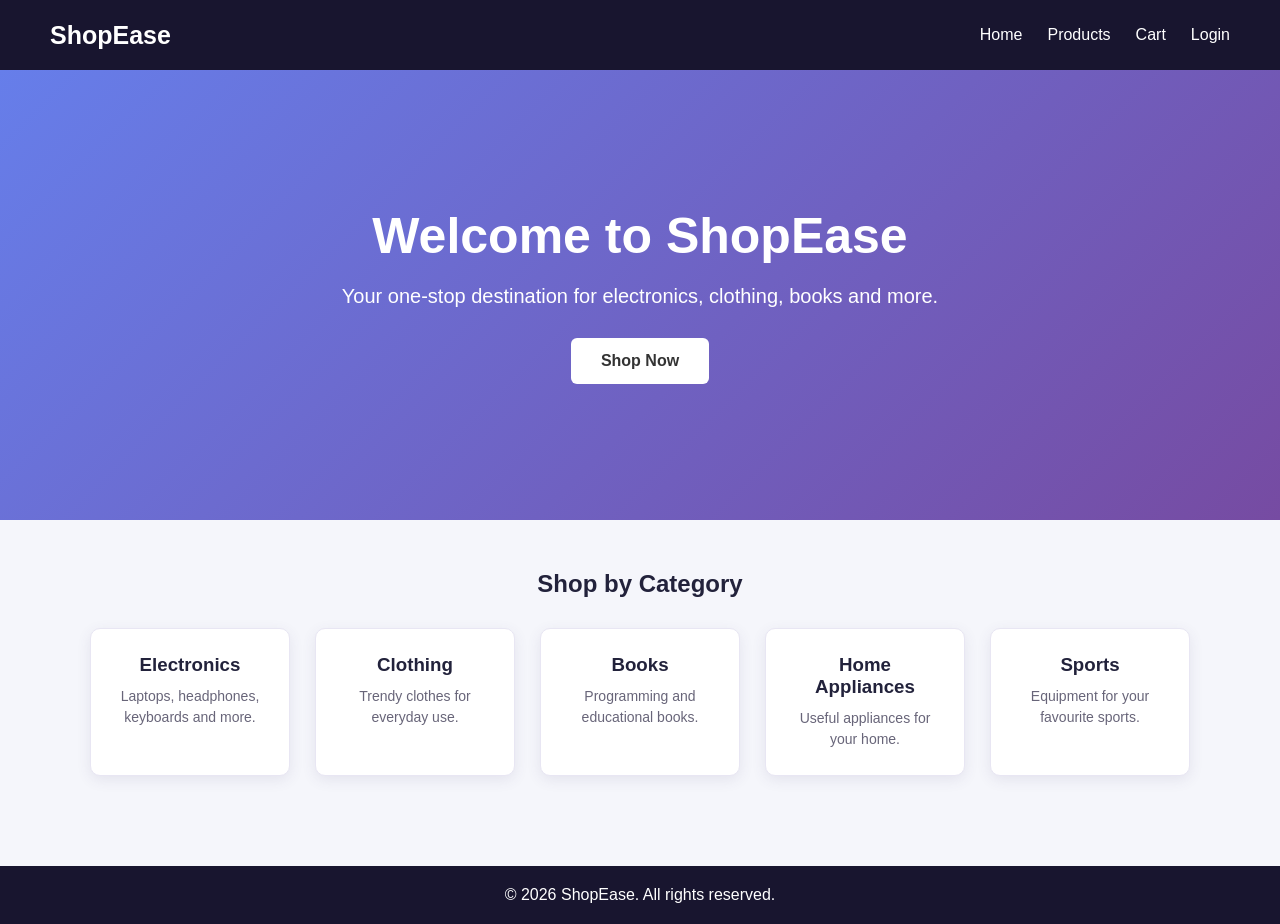
<file: index.html>
<!DOCTYPE html>
<html lang="en">
<head>
    <meta charset="UTF-8">
    <meta name="viewport" content="width=device-width, initial-scale=1.0">
    <title>ShopEase</title>
    <link rel="stylesheet" href="css/style.css">
</head>
<body>
<nav class="navbar">
    <div class="logo">ShopEase</div>
    <div class="nav-links">
        <a href="index.html">Home</a>
        <a href="products.html">Products</a>
        <a href="cart.html">Cart</a>
        <a href="login.html" data-login-link>Login</a>
    </div>
</nav>

<section class="hero">
    <div class="hero-content">
        <h1>Welcome to ShopEase</h1>
        <p>Your one-stop destination for electronics, clothing, books and more.</p>
        <a href="products.html" class="shop-button">Shop Now</a>
    </div>
</section>

<section class="categories">
    <h2>Shop by Category</h2>
    <div class="category-container">
        <div class="category-card"><h3>Electronics</h3><p>Laptops, headphones, keyboards and more.</p></div>
        <div class="category-card"><h3>Clothing</h3><p>Trendy clothes for everyday use.</p></div>
        <div class="category-card"><h3>Books</h3><p>Programming and educational books.</p></div>
        <div class="category-card"><h3>Home Appliances</h3><p>Useful appliances for your home.</p></div>
        <div class="category-card"><h3>Sports</h3><p>Equipment for your favourite sports.</p></div>
    </div>
</section>

<footer><p>© 2026 ShopEase. All rights reserved.</p></footer>
<script src="js/script.js"></script>
</body>
</html>
</file>
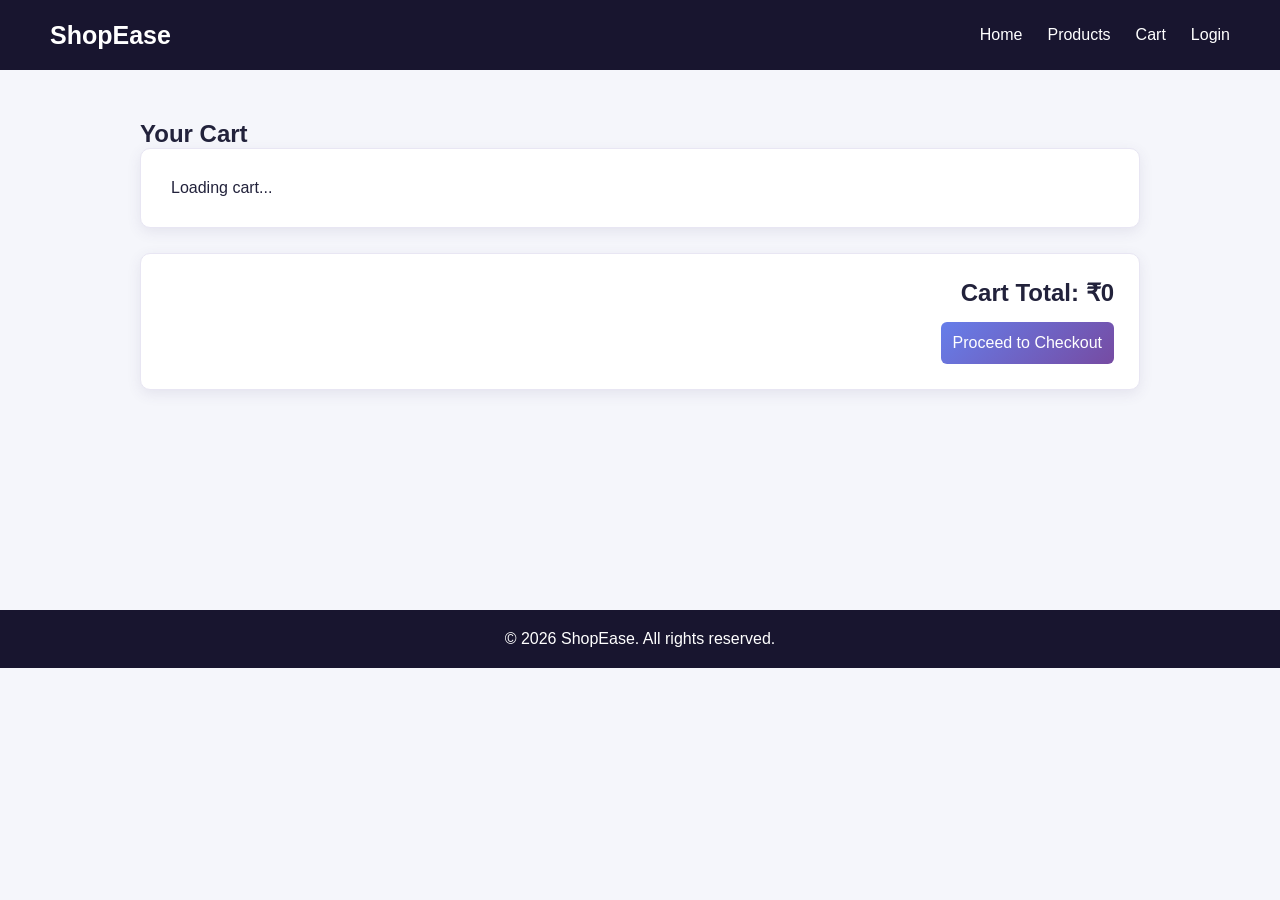
<file: cart.html>
<!DOCTYPE html>
<html lang="en">
<head>
    <meta charset="UTF-8">
    <meta name="viewport" content="width=device-width, initial-scale=1.0">
    <title>Cart - ShopEase</title>
    <link rel="stylesheet" href="css/style.css">
</head>
<body>
<nav class="navbar">
    <div class="logo">ShopEase</div>
    <div class="nav-links">
        <a href="index.html">Home</a>
        <a href="products.html">Products</a>
        <a href="cart.html">Cart</a>
        <a href="login.html" data-login-link>Login</a>
    </div>
</nav>

<section class="cart-section">
    <h1>Your Cart</h1>
    <div id="cartContainer"><p>Loading cart...</p></div>
    <div id="cartSummary">
        <h2>Cart Total: ₹<span id="cartTotal">0</span></h2>
        <button id="checkoutButton">Proceed to Checkout</button>
    </div>
</section>

<footer><p>© 2026 ShopEase. All rights reserved.</p></footer>
<script src="js/script.js"></script>
</body>
</html>
</file>
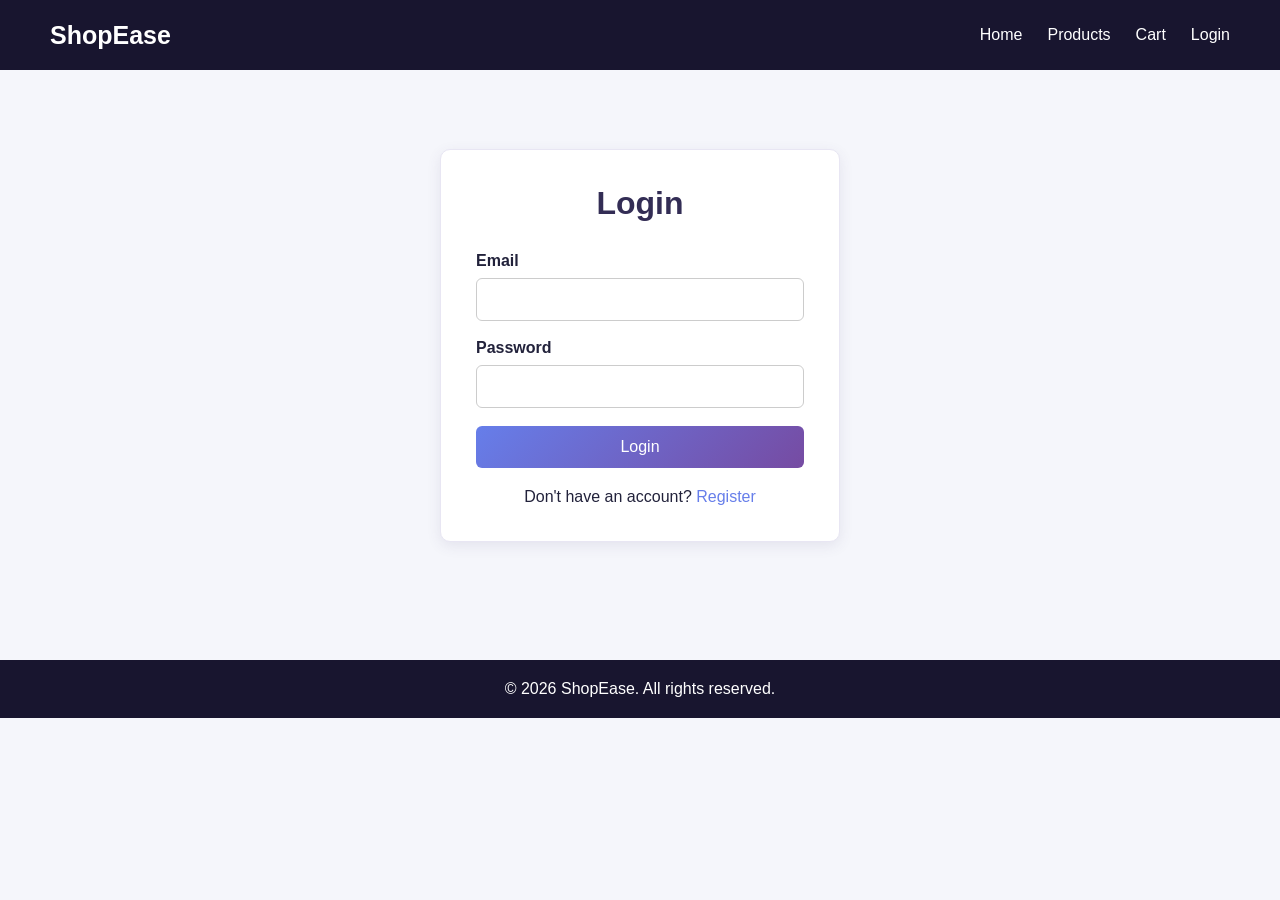
<file: checkout.html>
<!DOCTYPE html>
<html lang="en">
<head>
    <meta charset="UTF-8">
    <meta name="viewport" content="width=device-width, initial-scale=1.0">
    <title>Checkout - ShopEase</title>
    <link rel="stylesheet" href="css/style.css">
</head>
<body>
<nav class="navbar">
    <div class="logo">ShopEase</div>
    <div class="nav-links">
        <a href="index.html">Home</a>
        <a href="products.html">Products</a>
        <a href="cart.html">Cart</a>
        <a href="login.html" data-login-link>Login</a>
    </div>
</nav>

<section class="checkout-section">
    <h1>Checkout</h1>

    <div class="checkout-box">
        <h2>Customer Information</h2>
        <div class="form-group"><label>Full Name</label><input id="customerName" readonly></div>
        <div class="form-group"><label>Email</label><input id="customerEmail" readonly></div>
        <div class="form-group"><label>Phone</label><input id="customerPhone" readonly></div>
    </div>

    <div class="checkout-box">
        <h2>Shipping Address</h2>
        <div class="form-group"><label for="address">Address</label><textarea id="address"></textarea></div>
        <div class="form-row">
            <div class="form-group"><label for="city">City</label><input id="city"></div>
            <div class="form-group"><label for="state">State</label><input id="state"></div>
            <div class="form-group"><label for="pincode">Pincode</label><input id="pincode" maxlength="6"></div>
        </div>
    </div>

    <div class="checkout-box">
        <h2>Payment Method</h2>
        <div class="payment-options">
            <label><input type="radio" name="paymentMethod" value="UPI"> UPI</label>
            <label><input type="radio" name="paymentMethod" value="CARD"> Card</label>
            <label><input type="radio" name="paymentMethod" value="NET_BANKING"> Net Banking</label>
            <label><input type="radio" name="paymentMethod" value="COD"> Cash on Delivery</label>
        </div>
    </div>

    <div class="checkout-box">
        <h2>Order Summary</h2>
        <div id="checkoutSummary"><p>Loading...</p></div>
    </div>

    <div class="checkout-action">
        <button id="placeOrderButton">Place Order</button>
    </div>
</section>

<footer><p>© 2026 ShopEase. All rights reserved.</p></footer>
<script src="js/script.js"></script>
</body>
</html>
</file>
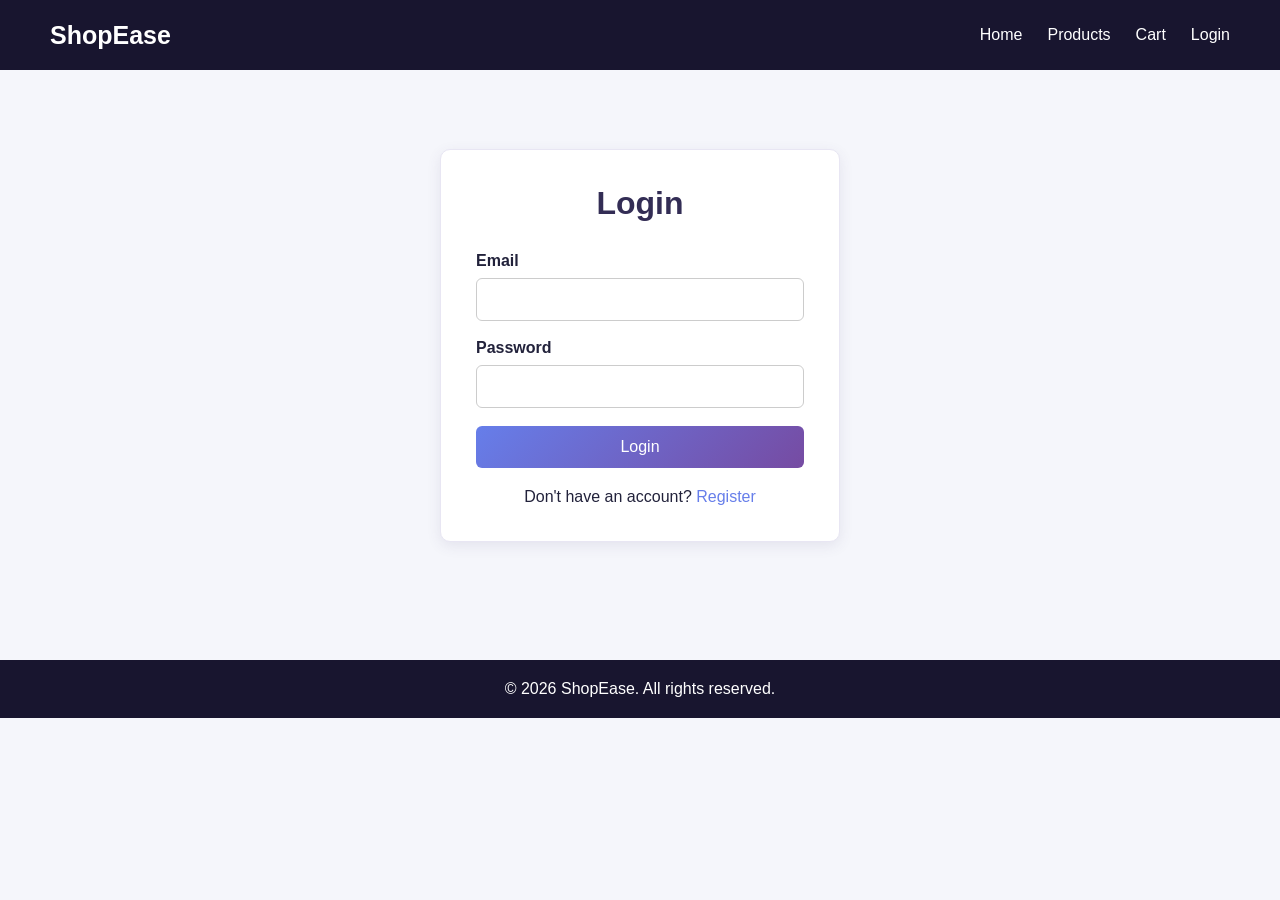
<file: login.html>
<!DOCTYPE html>
<html lang="en">
<head>
    <meta charset="UTF-8">
    <meta name="viewport" content="width=device-width, initial-scale=1.0">
    <title>Login - ShopEase</title>
    <link rel="stylesheet" href="css/style.css">
</head>
<body>
<nav class="navbar">
    <div class="logo">ShopEase</div>
    <div class="nav-links">
        <a href="index.html">Home</a>
        <a href="products.html">Products</a>
        <a href="cart.html">Cart</a>
        <a href="login.html" data-login-link>Login</a>
    </div>
</nav>

<main class="login-container">
    <div class="login-box">
        <h1>Login</h1>
        <form id="loginForm">
            <label for="loginEmail">Email</label>
            <input type="email" id="loginEmail" required>
            <label for="loginPassword">Password</label>
            <input type="password" id="loginPassword" required>
            <button type="submit">Login</button>
        </form>
        <p>Don't have an account? <a href="register.html">Register</a></p>
    </div>
</main>

<footer><p>© 2026 ShopEase. All rights reserved.</p></footer>
<script src="js/script.js"></script>
</body>
</html>
</file>
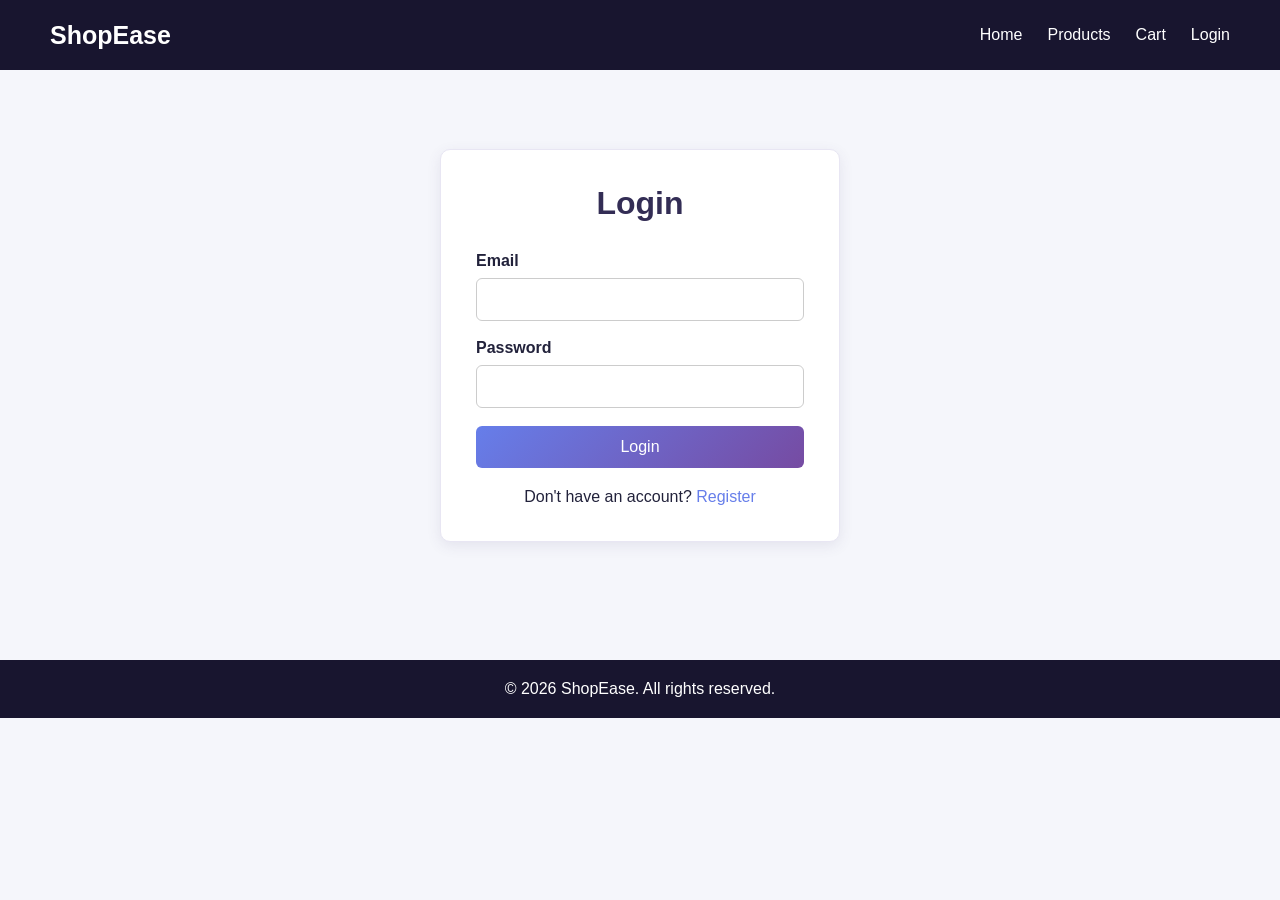
<file: my-orders.html>
<!DOCTYPE html>
<html lang="en">
<head>
    <meta charset="UTF-8">
    <meta name="viewport" content="width=device-width, initial-scale=1.0">
    <title>My Orders - ShopEase</title>
    <link rel="stylesheet" href="css/style.css">
</head>
<body>
<nav class="navbar">
    <div class="logo">ShopEase</div>
    <div class="nav-links">
        <a href="index.html">Home</a>
        <a href="products.html">Products</a>
        <a href="cart.html">Cart</a>
        <a href="my-orders.html">My Orders</a>
        <a href="login.html" data-login-link>Login</a>
    </div>
</nav>

<main class="orders-container">
    <h1>My Orders</h1>
    <div id="ordersContainer"><p>Loading orders...</p></div>
</main>

<footer><p>© 2026 ShopEase. All rights reserved.</p></footer>
<script src="js/script.js"></script>
</body>
</html>
</file>
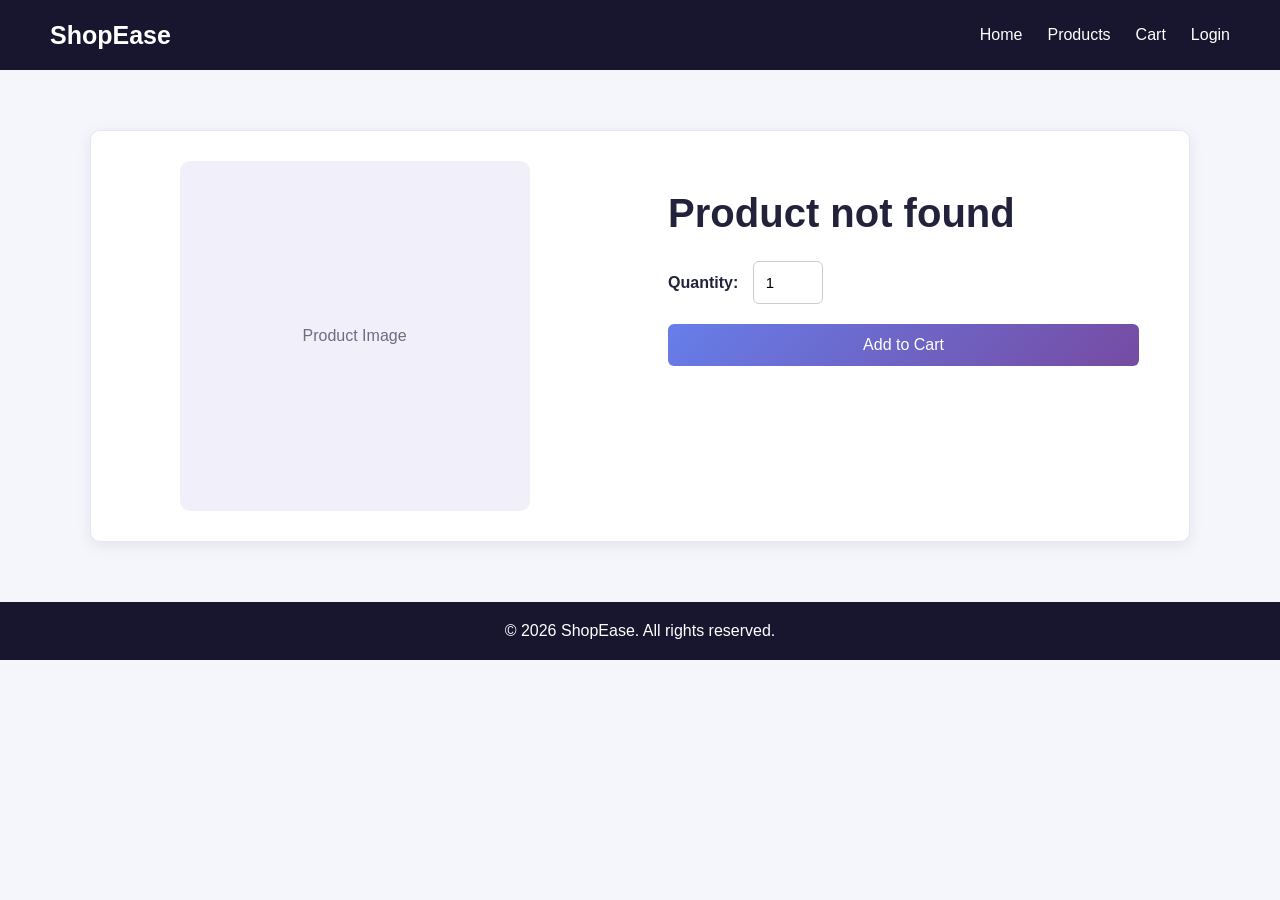
<file: product-details.html>
<!DOCTYPE html>
<html lang="en">
<head>
    <meta charset="UTF-8">
    <meta name="viewport" content="width=device-width, initial-scale=1.0">
    <title>Product Details - ShopEase</title>
    <link rel="stylesheet" href="css/style.css">
</head>
<body>
<nav class="navbar">
    <div class="logo">ShopEase</div>
    <div class="nav-links">
        <a href="index.html">Home</a>
        <a href="products.html">Products</a>
        <a href="cart.html">Cart</a>
        <a href="login.html" data-login-link>Login</a>
    </div>
</nav>

<section class="product-details">
    <div class="product-image">
        <div class="image-placeholder">Product Image</div>
        <img id="productImage" class="real-product-image" alt="" style="display:none;">
    </div>
    <div class="product-info">
        <p id="productCategory" class="detail-category"></p>
        <h1 id="productName">Loading...</h1>
        <p id="productPrice" class="detail-price"></p>
        <p id="productStock" class="detail-stock"></p>
        <p id="productDescription" class="description"></p>
        <div class="quantity">
            <label for="quantity">Quantity:</label>
            <input type="number" id="quantity" value="1" min="1">
        </div>
        <button class="add-cart-button" onclick="addToCart()">Add to Cart</button>
    </div>
</section>

<footer><p>© 2026 ShopEase. All rights reserved.</p></footer>
<script src="js/script.js"></script>
</body>
</html>
</file>
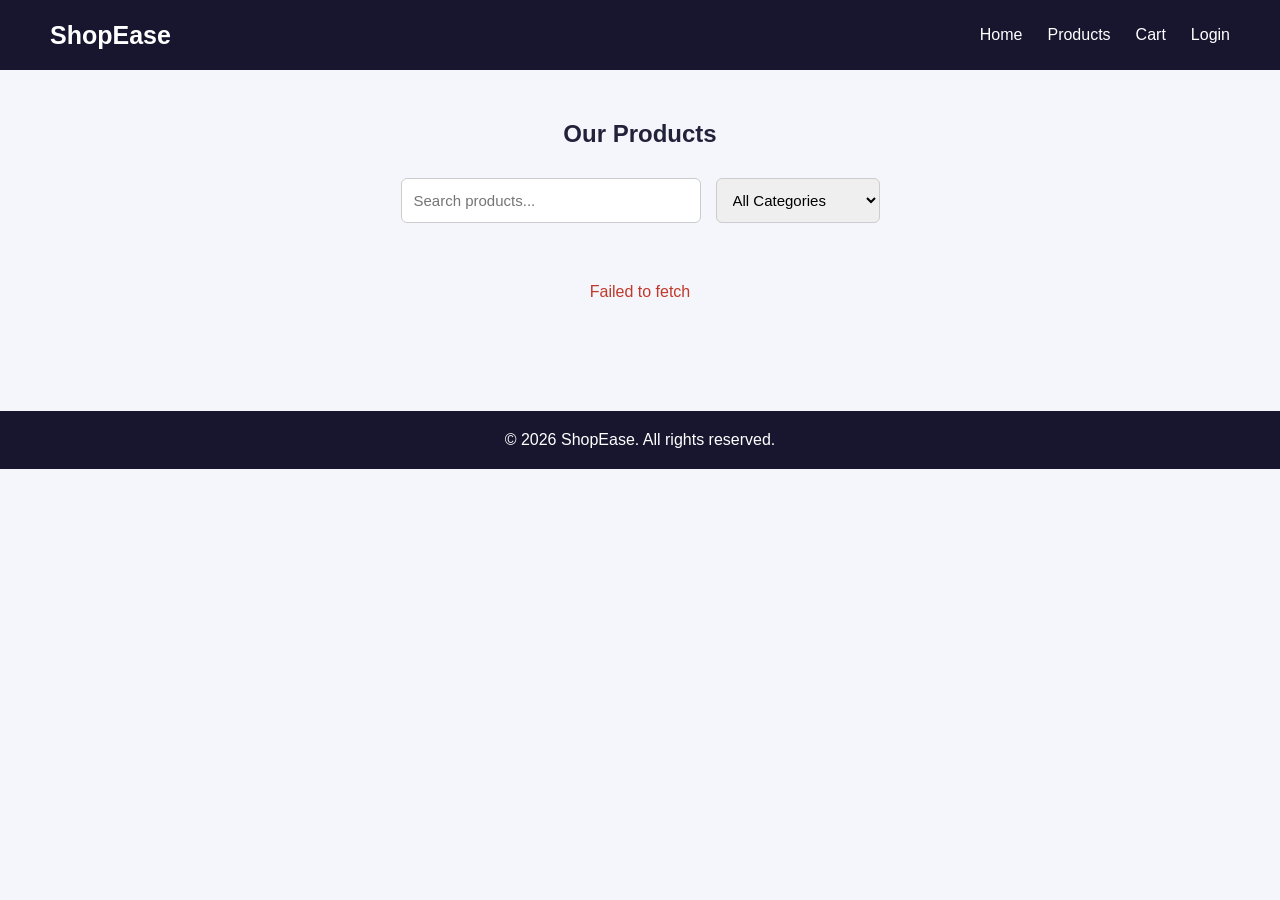
<file: products.html>
<!DOCTYPE html>
<html lang="en">
<head>
    <meta charset="UTF-8">
    <meta name="viewport" content="width=device-width, initial-scale=1.0">
    <title>Products - ShopEase</title>
    <link rel="stylesheet" href="css/style.css">
</head>
<body>
<nav class="navbar">
    <div class="logo">ShopEase</div>
    <div class="nav-links">
        <a href="index.html">Home</a>
        <a href="products.html">Products</a>
        <a href="cart.html">Cart</a>
        <a href="login.html" data-login-link>Login</a>
    </div>
</nav>

<section class="products-section">
    <h1>Our Products</h1>
    <div class="filter-bar">
        <input type="text" id="searchInput" placeholder="Search products...">
        <select id="categoryFilter">
            <option value="all">All Categories</option>
            <option>Electronics</option>
            <option>Clothing</option>
            <option>Books</option>
            <option>Home Appliances</option>
            <option>Sports</option>
        </select>
    </div>
    <div class="product-container" id="productContainer"><p>Loading products...</p></div>
</section>

<footer><p>© 2026 ShopEase. All rights reserved.</p></footer>
<script src="js/script.js"></script>
</body>
</html>
</file>
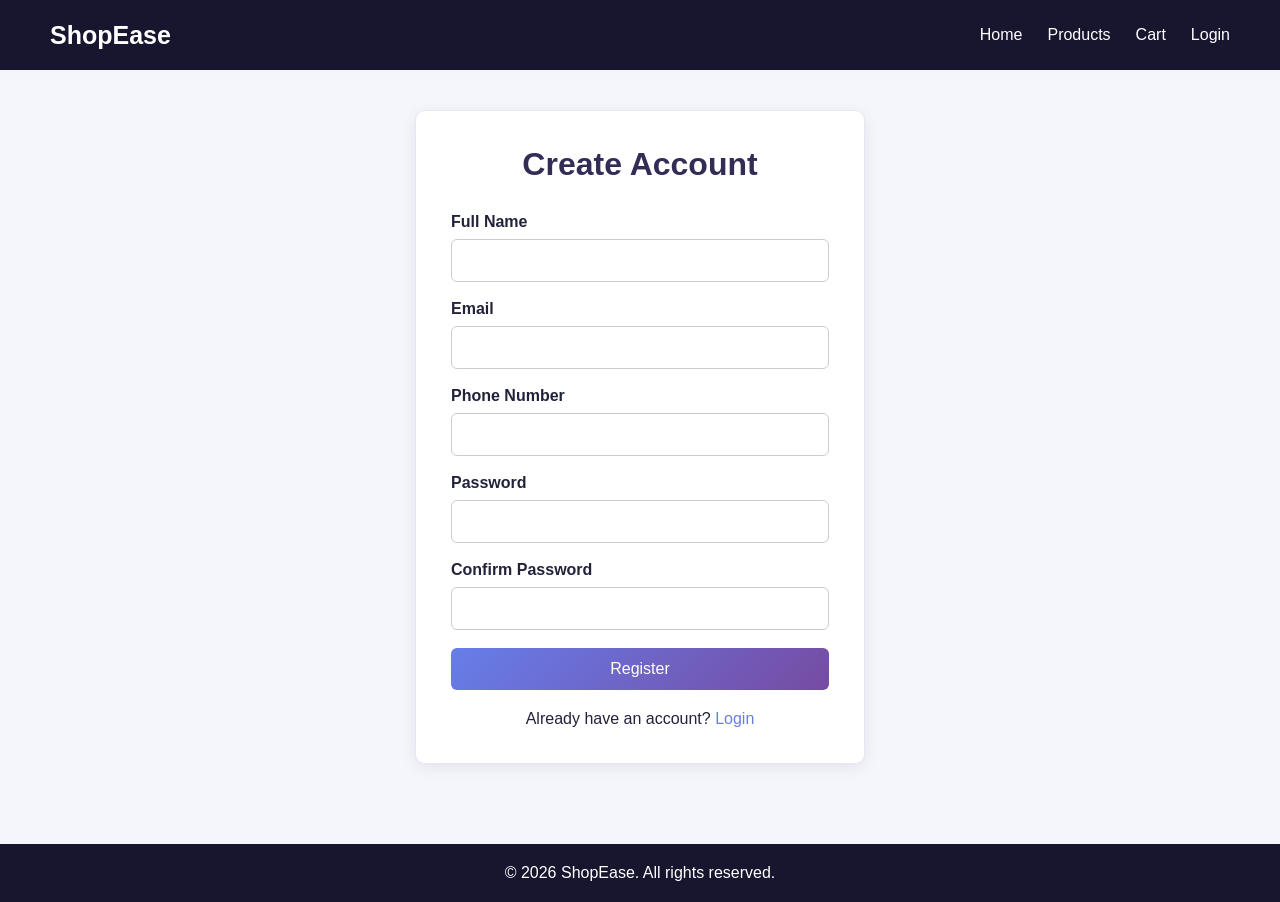
<file: register.html>
<!DOCTYPE html>
<html lang="en">
<head>
    <meta charset="UTF-8">
    <meta name="viewport" content="width=device-width, initial-scale=1.0">
    <title>Register - ShopEase</title>
    <link rel="stylesheet" href="css/style.css">
</head>
<body>
<nav class="navbar">
    <div class="logo">ShopEase</div>
    <div class="nav-links">
        <a href="index.html">Home</a>
        <a href="products.html">Products</a>
        <a href="cart.html">Cart</a>
        <a href="login.html" data-login-link>Login</a>
    </div>
</nav>

<main class="register-container">
    <div class="register-box">
        <h1>Create Account</h1>
        <form id="registerForm">
            <label for="registerName">Full Name</label>
            <input type="text" id="registerName" required>

            <label for="registerEmail">Email</label>
            <input type="email" id="registerEmail" required>

            <label for="registerPhone">Phone Number</label>
            <input type="tel" id="registerPhone" maxlength="10" required>

            <label for="registerPassword">Password</label>
            <input type="password" id="registerPassword" required>

            <label for="confirmPassword">Confirm Password</label>
            <input type="password" id="confirmPassword" required>

            <button type="submit">Register</button>
        </form>
        <p>Already have an account? <a href="login.html">Login</a></p>
    </div>
</main>

<footer><p>© 2026 ShopEase. All rights reserved.</p></footer>
<script src="js/script.js"></script>
</body>
</html>
</file>
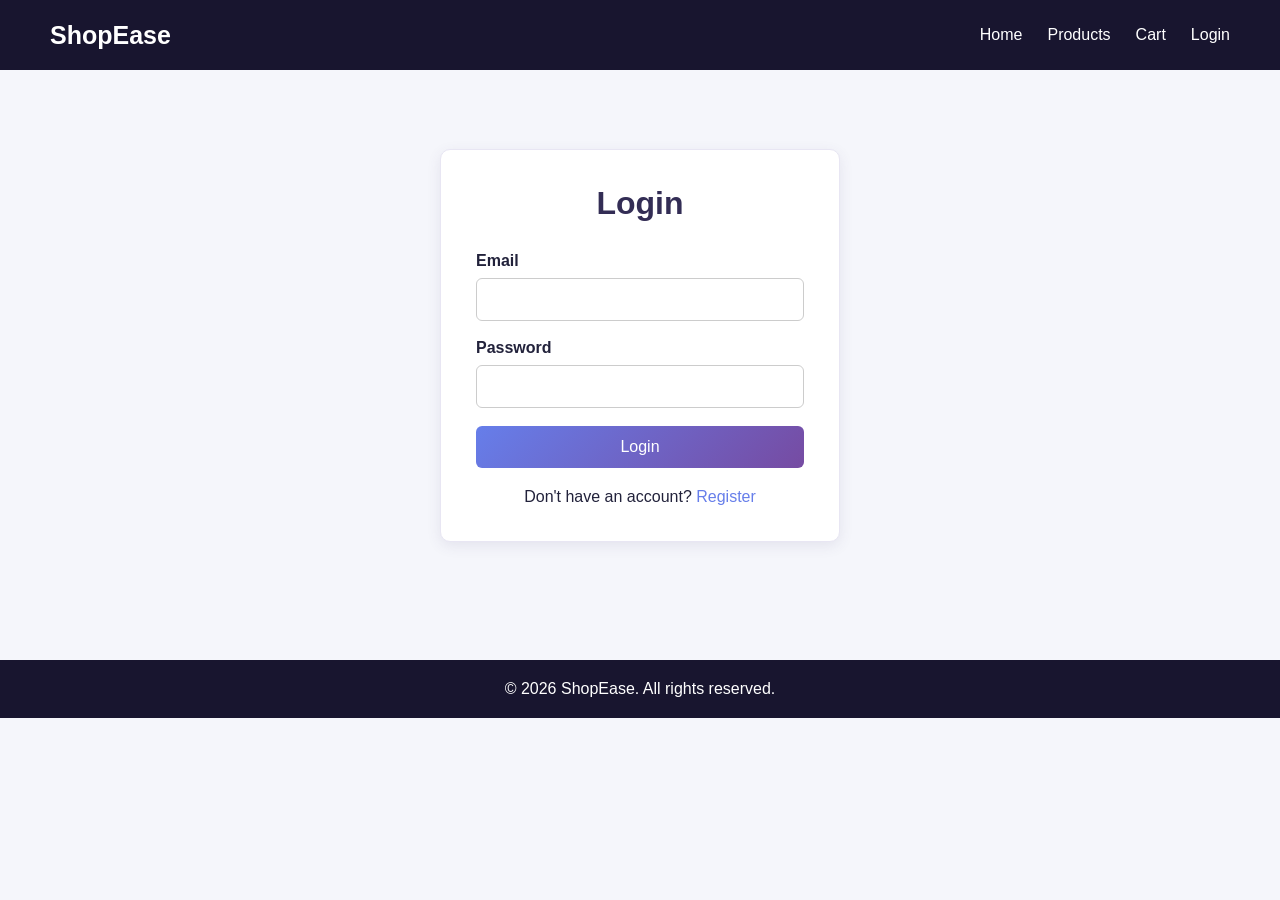
<file: admin/categories.html>
<!DOCTYPE html>
<html lang="en"><head><meta charset="UTF-8"><meta name="viewport" content="width=device-width,initial-scale=1.0">
<title>ShopEase Admin - Categories</title><link rel="stylesheet" href="../css/admin.css"></head>
<body><div class="admin-container">
<aside class="admin-sidebar"><div class="sidebar-brand"><h2>ShopEase Admin</h2></div>
<nav class="sidebar-menu"><ul><li><a href="dashboard.html" class="">Dashboard</a></li><li><a href="products.html" class="">Products</a></li><li><a href="categories.html" class="active">Categories</a></li><li><a href="customers.html" class="">Customers</a></li><li><a href="orders.html" class="">Orders</a></li><li><a href="payments.html" class="">Payments</a></li>
<li><a href="../index.html" class="exit-link">Exit to Store</a></li></ul></nav></aside>
<main class="admin-main"><header class="admin-header"><h1>Category Management</h1></header>
<header class="admin-header"><h1>Category Management</h1><button class="btn-submit" id="openCategoryModalBtn">Add Category</button></header>
<section class="table-container"><table class="admin-table"><thead><tr><th>ID</th><th>Name</th><th>Description</th><th>Actions</th></tr></thead>
<tbody id="adminCategoryTableBody"><tr><td colspan="4">Loading...</td></tr></tbody></table></section>
<div class="modal-overlay" id="categoryModal"><div class="modal-content">
<header class="modal-header-title"><h2>Add Category</h2><button class="btn-close-modal" id="closeCategoryModalBtn">&times;</button></header>
<form id="categoryForm"><div class="form-group"><label for="categoryName">Category Name *</label><input id="categoryName" required></div>
<div class="form-group"><label for="categoryDescription">Description</label><textarea id="categoryDescription" rows="3"></textarea></div>
<div class="modal-footer-actions"><button type="button" class="btn-cancel" id="cancelCategoryModalBtn">Cancel</button><button class="btn-submit" type="submit">Save Category</button></div>
</form></div></div>
</main></div>
<script src="../js/admin.js"></script></body></html>
</file>
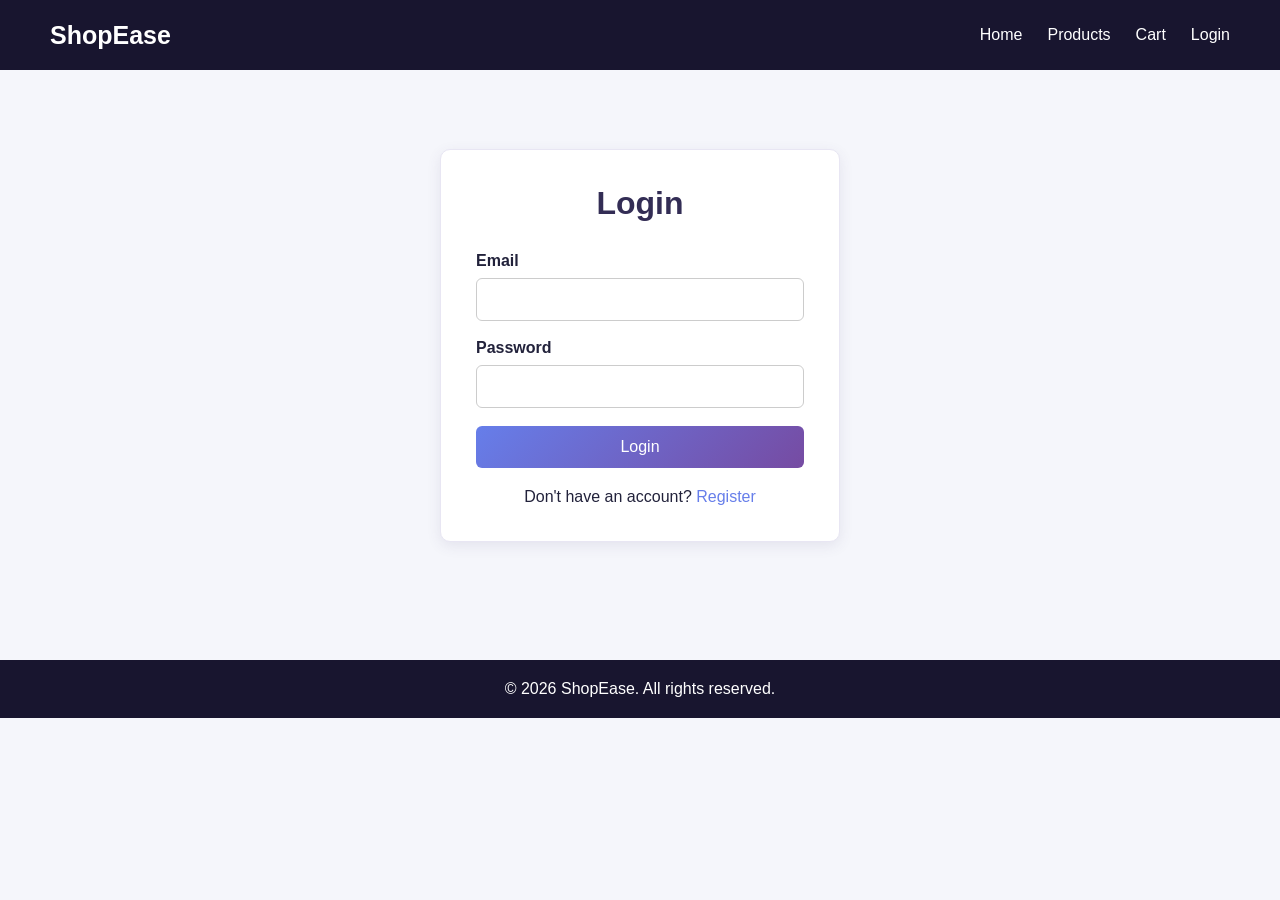
<file: admin/customers.html>
<!DOCTYPE html>
<html lang="en"><head><meta charset="UTF-8"><meta name="viewport" content="width=device-width,initial-scale=1.0">
<title>ShopEase Admin - Customers</title><link rel="stylesheet" href="../css/admin.css"></head>
<body><div class="admin-container">
<aside class="admin-sidebar"><div class="sidebar-brand"><h2>ShopEase Admin</h2></div>
<nav class="sidebar-menu"><ul><li><a href="dashboard.html" class="">Dashboard</a></li><li><a href="products.html" class="">Products</a></li><li><a href="categories.html" class="">Categories</a></li><li><a href="customers.html" class="active">Customers</a></li><li><a href="orders.html" class="">Orders</a></li><li><a href="payments.html" class="">Payments</a></li>
<li><a href="../index.html" class="exit-link">Exit to Store</a></li></ul></nav></aside>
<main class="admin-main"><header class="admin-header"><h1>Customer Directory</h1></header>
<section class="table-container"><table class="admin-table"><thead><tr><th>#</th><th>Name</th><th>Email</th><th>Phone</th></tr></thead>
<tbody id="adminCustomerTableBody"><tr><td colspan="4">Loading...</td></tr></tbody></table></section>
</main></div>
<script src="../js/admin.js"></script></body></html>
</file>
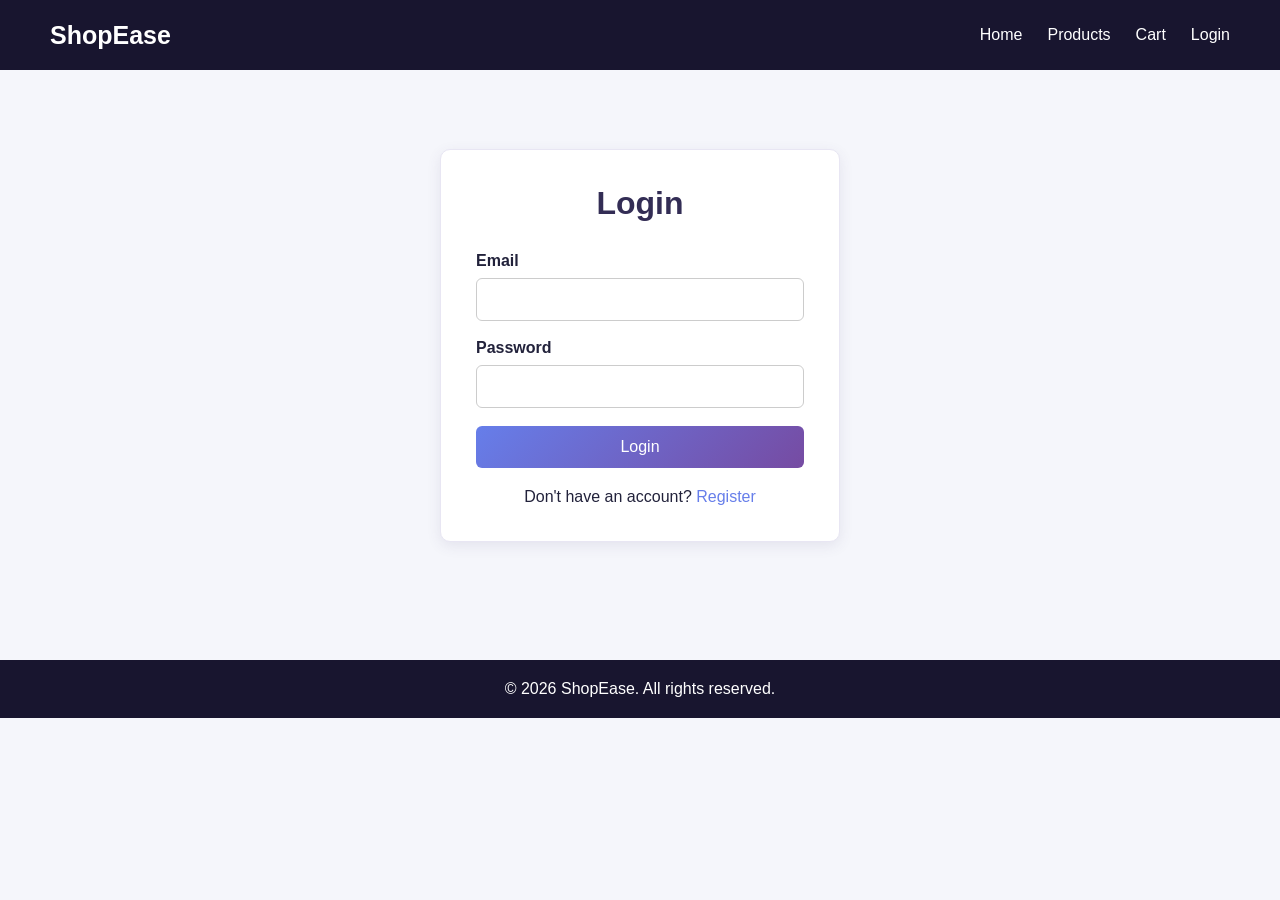
<file: admin/dashboard.html>
<!DOCTYPE html>
<html lang="en"><head><meta charset="UTF-8"><meta name="viewport" content="width=device-width,initial-scale=1.0">
<title>ShopEase - Admin Dashboard</title><link rel="stylesheet" href="../css/admin.css"></head>
<body><div class="admin-container">
<aside class="admin-sidebar"><div class="sidebar-brand"><h2>ShopEase Admin</h2></div>
<nav class="sidebar-menu"><ul><li><a href="dashboard.html" class="active">Dashboard</a></li><li><a href="products.html" class="">Products</a></li><li><a href="categories.html" class="">Categories</a></li><li><a href="customers.html" class="">Customers</a></li><li><a href="orders.html" class="">Orders</a></li><li><a href="payments.html" class="">Payments</a></li>
<li><a href="../index.html" class="exit-link">Exit to Store</a></li></ul></nav></aside>
<main class="admin-main"><header class="admin-header"><h1>Dashboard Overview</h1></header>
<section class="metrics-grid">
<div class="metric-card"><h3>Total Sales</h3><p class="metric-value" id="totalSales">₹0</p></div>
<div class="metric-card"><h3>Total Orders</h3><p class="metric-value" id="totalOrdersCount">0</p></div>
<div class="metric-card"><h3>Active Customers</h3><p class="metric-value" id="activeCustomersCount">0</p></div>
<div class="metric-card"><h3>Total Products</h3><p class="metric-value" id="totalProductsCount">0</p></div>
</section>
<section class="content-card"><h3>System Activity</h3><p>Dashboard data is loaded from the Java backend and MySQL database.</p></section>
</main></div>
<script src="../js/admin.js"></script></body></html>
</file>
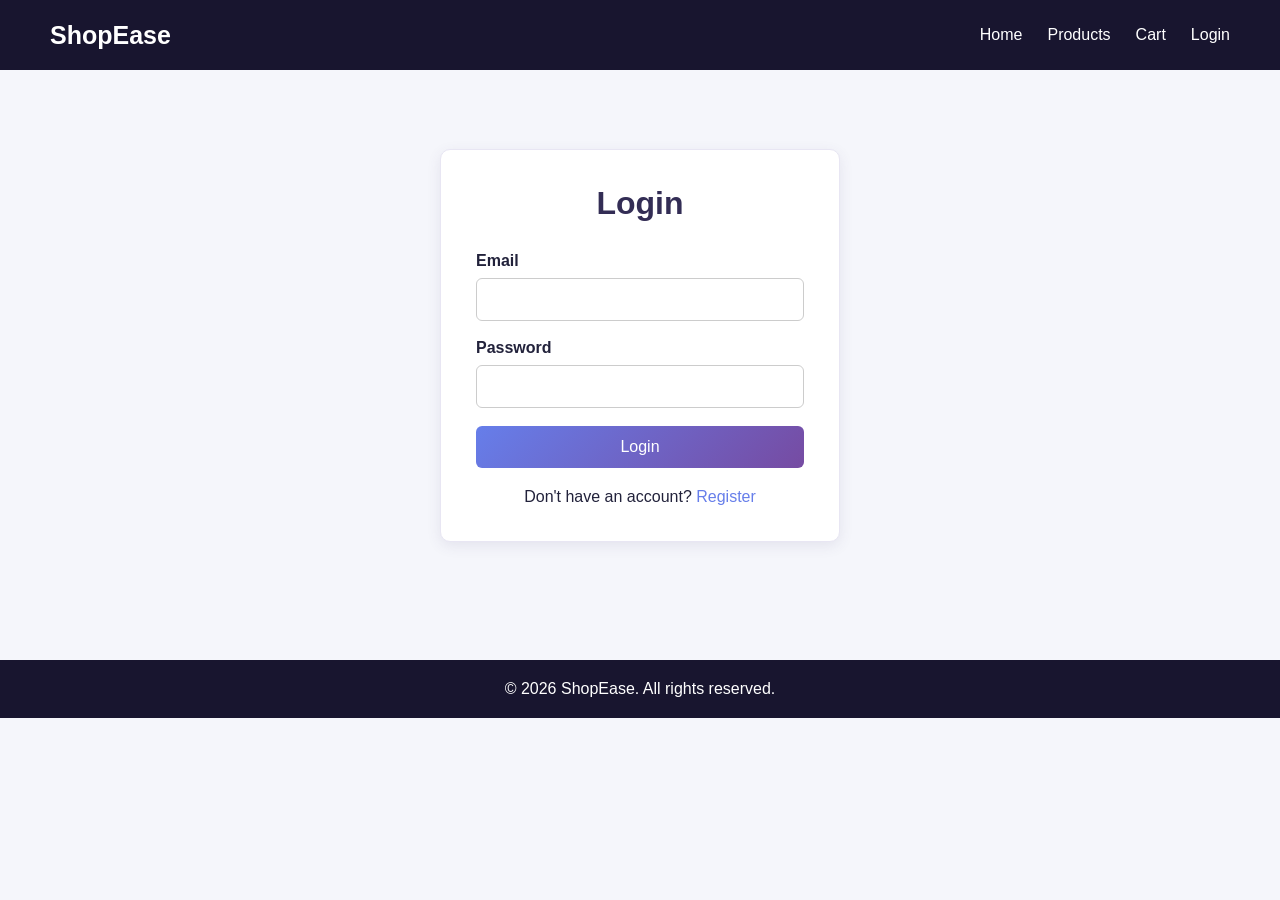
<file: admin/orders.html>
<!DOCTYPE html>
<html lang="en"><head><meta charset="UTF-8"><meta name="viewport" content="width=device-width,initial-scale=1.0">
<title>ShopEase Admin - Orders</title><link rel="stylesheet" href="../css/admin.css"></head>
<body><div class="admin-container">
<aside class="admin-sidebar"><div class="sidebar-brand"><h2>ShopEase Admin</h2></div>
<nav class="sidebar-menu"><ul><li><a href="dashboard.html" class="">Dashboard</a></li><li><a href="products.html" class="">Products</a></li><li><a href="categories.html" class="">Categories</a></li><li><a href="customers.html" class="">Customers</a></li><li><a href="orders.html" class="active">Orders</a></li><li><a href="payments.html" class="">Payments</a></li>
<li><a href="../index.html" class="exit-link">Exit to Store</a></li></ul></nav></aside>
<main class="admin-main"><header class="admin-header"><h1>Customer Order Tracking</h1></header>
<section class="table-container"><table class="admin-table"><thead><tr>
<th>Order ID</th><th>Payment Method</th><th>Total</th><th>Status</th><th>Change Status</th>
</tr></thead><tbody id="adminOrderTableBody"><tr><td colspan="5">Loading...</td></tr></tbody></table></section>
</main></div>
<script src="../js/admin.js"></script></body></html>
</file>
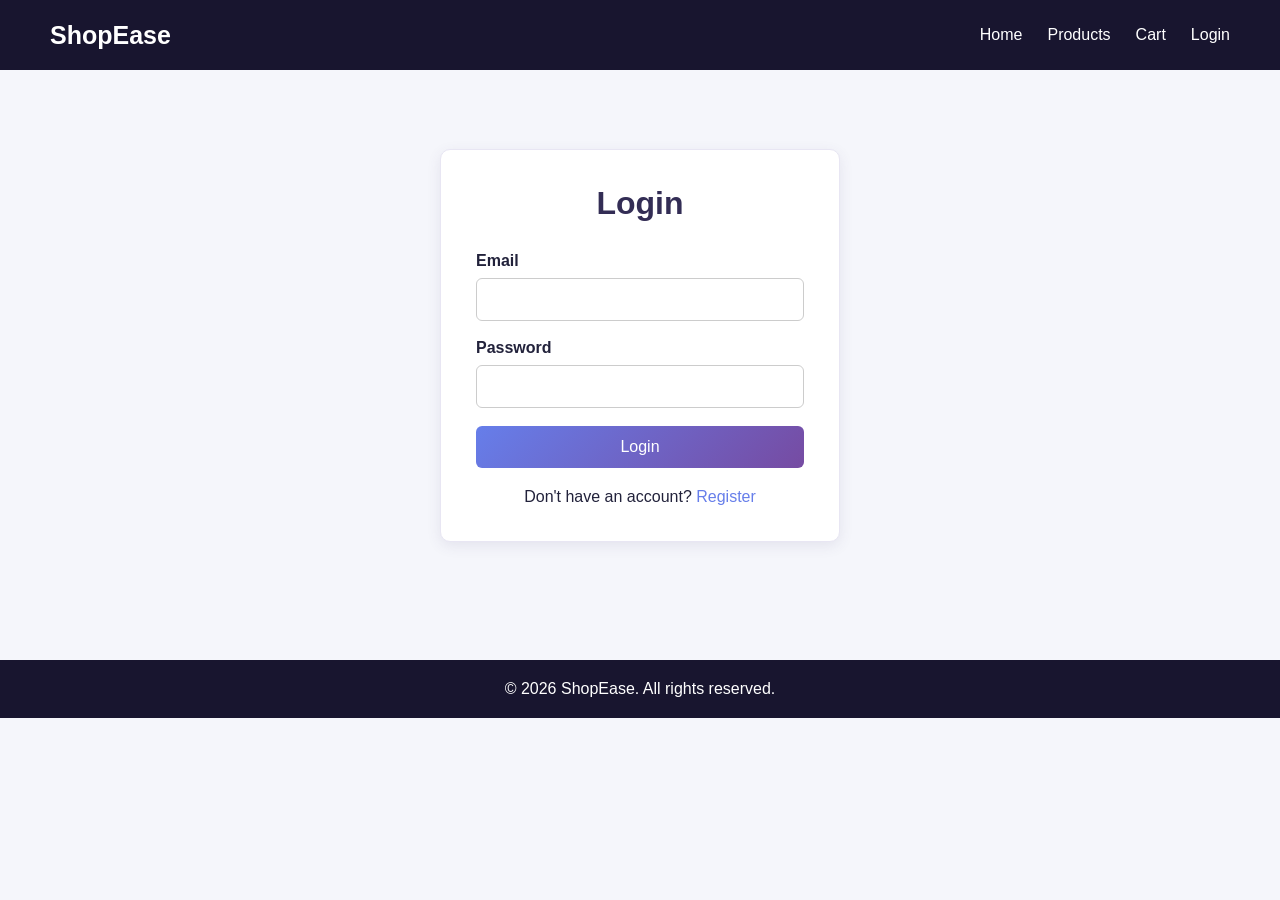
<file: admin/payments.html>
<!DOCTYPE html>
<html lang="en"><head><meta charset="UTF-8"><meta name="viewport" content="width=device-width,initial-scale=1.0">
<title>ShopEase Admin - Payments</title><link rel="stylesheet" href="../css/admin.css"></head>
<body><div class="admin-container">
<aside class="admin-sidebar"><div class="sidebar-brand"><h2>ShopEase Admin</h2></div>
<nav class="sidebar-menu"><ul><li><a href="dashboard.html" class="">Dashboard</a></li><li><a href="products.html" class="">Products</a></li><li><a href="categories.html" class="">Categories</a></li><li><a href="customers.html" class="">Customers</a></li><li><a href="orders.html" class="">Orders</a></li><li><a href="payments.html" class="active">Payments</a></li>
<li><a href="../index.html" class="exit-link">Exit to Store</a></li></ul></nav></aside>
<main class="admin-main"><header class="admin-header"><h1>Payment History</h1></header>
<section class="table-container"><table class="admin-table"><thead><tr>
<th>Transaction ID</th><th>Order ID</th><th>Method</th><th>Amount</th><th>Status</th><th>Change Status</th>
</tr></thead><tbody id="adminPaymentTableBody"><tr><td colspan="6">Loading...</td></tr></tbody></table></section>
</main></div>
<script src="../js/admin.js"></script></body></html>
</file>
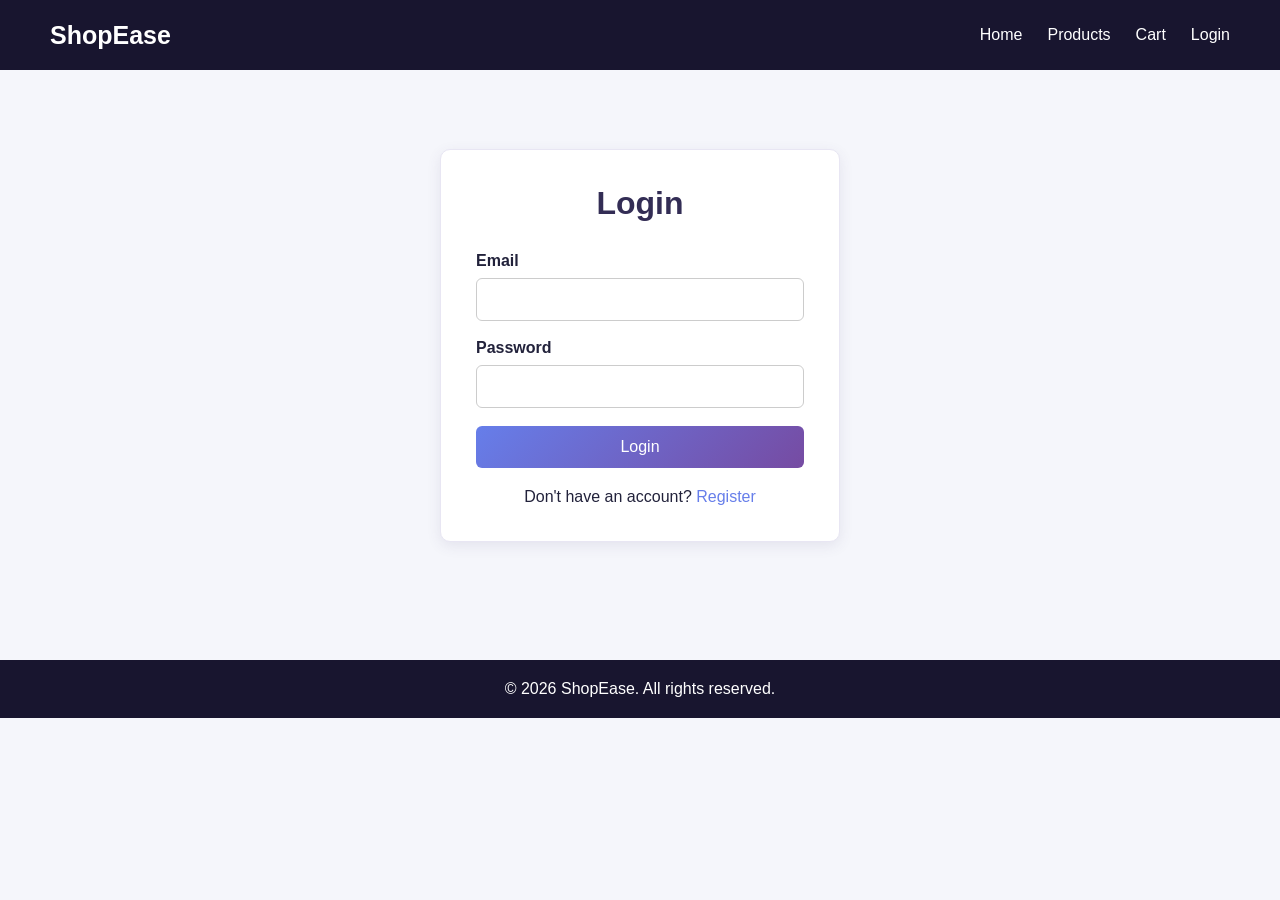
<file: admin/products.html>
<!DOCTYPE html>
<html lang="en"><head><meta charset="UTF-8"><meta name="viewport" content="width=device-width,initial-scale=1.0">
<title>ShopEase Admin - Products</title><link rel="stylesheet" href="../css/admin.css"></head>
<body><div class="admin-container">
<aside class="admin-sidebar"><div class="sidebar-brand"><h2>ShopEase Admin</h2></div>
<nav class="sidebar-menu"><ul><li><a href="dashboard.html" class="">Dashboard</a></li><li><a href="products.html" class="active">Products</a></li><li><a href="categories.html" class="">Categories</a></li><li><a href="customers.html" class="">Customers</a></li><li><a href="orders.html" class="">Orders</a></li><li><a href="payments.html" class="">Payments</a></li>
<li><a href="../index.html" class="exit-link">Exit to Store</a></li></ul></nav></aside>
<main class="admin-main"><header class="admin-header"><h1>Product Management</h1></header>
<header class="admin-header"><h1>Product Management</h1><button class="btn-submit" id="openAddModalBtn">Add New Product</button></header>
<section class="table-container"><table class="admin-table"><thead><tr>
<th>ID</th><th>Image</th><th>Product Name</th><th>Category</th><th>Price</th><th>Stock</th><th>Actions</th>
</tr></thead><tbody id="adminProductTableBody"><tr><td colspan="7">Loading...</td></tr></tbody></table></section>
<div class="modal-overlay" id="productModal"><div class="modal-content">
<header class="modal-header-title"><h2>Add New Product</h2><button class="btn-close-modal" id="closeModalBtn">&times;</button></header>
<form id="addProductForm">
<div class="form-group"><label for="prodName">Product Name *</label><input id="prodName" required></div>
<div class="form-row"><div class="form-group"><label for="prodCategory">Category *</label><select id="prodCategory" required></select></div>
<div class="form-group"><label for="prodPrice">Price *</label><input type="number" id="prodPrice" min="1" required></div></div>
<div class="form-group"><label for="prodStock">Stock Quantity *</label><input type="number" id="prodStock" min="0" required></div>
<div class="form-group"><label for="prodImageUrl">Image URL</label><input type="url" id="prodImageUrl"></div>
<div class="form-group"><label for="prodDesc">Description</label><textarea id="prodDesc" rows="3"></textarea></div>
<div class="modal-footer-actions"><button type="button" class="btn-cancel" id="cancelModalBtn">Cancel</button><button type="submit" class="btn-submit">Save Product</button></div>
</form></div></div>
</main></div>
<script src="../js/admin.js"></script></body></html>
</file>
<file: css/style.css>
* { box-sizing: border-box; margin: 0; padding: 0; }
body { font-family: Arial, sans-serif; background: #f5f6fb; color: #22223b; min-height: 100vh; }
.navbar { min-height: 70px; display:flex; justify-content:space-between; align-items:center; padding:0 50px; background:#18152f; }
.logo { color:#fff; font-size:25px; font-weight:bold; }
.nav-links { display:flex; gap:25px; align-items:center; }
.nav-links a { color:#fff; text-decoration:none; }
.nav-links a:hover { color:#a9b1ff; }
.hero { min-height:450px; display:flex; justify-content:center; align-items:center; text-align:center; background:linear-gradient(135deg,#667eea,#764ba2); color:#fff; }
.hero-content h1 { font-size:50px; margin-bottom:20px; }
.hero-content p { font-size:20px; margin-bottom:30px; }
.shop-button { display:inline-block; padding:14px 30px; background:#fff; color:#333; text-decoration:none; border-radius:6px; font-weight:bold; }
.categories,.products-section,.cart-section,.checkout-section,.orders-container { padding:50px; }
.categories { text-align:center; }
.categories h2,.products-section h1 { margin-bottom:30px; }
.category-container,.product-container { display:flex; justify-content:center; gap:25px; flex-wrap:wrap; }
.category-card,.product-card,.product-details,#cartContainer,#cartSummary,.checkout-box,.login-box,.register-box,.order-card {
    background:#fff; border:1px solid #e8e6f3; border-radius:10px; box-shadow:0 4px 14px rgba(76,68,120,.10);
}
.category-card { width:200px; padding:25px; }
.category-card p { margin-top:10px; color:#686579; font-size:14px; line-height:1.5; }
.products-section { text-align:center; }
.filter-bar { display:flex; justify-content:center; gap:15px; margin-bottom:40px; }
.filter-bar input,.filter-bar select,.form-group input,.form-group textarea,.login-box input,.register-box input,.quantity input {
    padding:12px; border:1px solid #ccc; border-radius:6px; font-size:15px;
}
.filter-bar input { width:300px; }
.product-card { width:230px; padding:20px; text-align:left; }
.product-card img { width:100%; height:150px; object-fit:cover; border-radius:7px; margin-bottom:12px; }
.product-card h3 { margin-bottom:8px; }
.product-card .category,.detail-category { color:#6f6b82; font-size:14px; margin-bottom:10px; }
.product-card .price,.detail-price,.order-total { color:#5f63c7; font-weight:bold; font-size:20px; margin-bottom:10px; }
.product-card .stock { margin-bottom:15px; }
.product-card button,.add-cart-button,#checkoutButton,#placeOrderButton,.login-box button,.register-box button {
    width:100%; padding:12px; border:0; border-radius:6px; color:#fff; cursor:pointer;
    background:linear-gradient(135deg,#667eea,#764ba2); font-size:16px;
}
.product-card button:hover,.add-cart-button:hover,#checkoutButton:hover,#placeOrderButton:hover,.login-box button:hover,.register-box button:hover {
    opacity:.9;
}
.product-details { max-width:1100px; margin:60px auto; padding:30px; display:flex; gap:60px; }
.product-image {
    width: 45%;
    display: flex;
    justify-content: center;
    align-items: center;
    flex-direction: column;
    gap: 15px;
}

.image-placeholder,
.real-product-image {
    width: 100%;
    max-width: 350px;
    height: 350px;
    object-fit: contain;
    border-radius: 10px;
}

.image-placeholder {
    display: flex;
    justify-content: center;
    align-items: center;
    background: #f0effa;
    color: #6f6b82;
}
.product-info { flex:1; padding:20px; }
.product-info h1 { font-size:40px; margin-bottom:15px; }
.detail-price { font-size:28px; }
.detail-stock { color:#3c8a68; margin-bottom:25px; }
.description { line-height:1.6; color:#57536b; margin-bottom:25px; }
.quantity { margin-bottom:20px; }
.quantity label { font-weight:bold; margin-right:10px; }
.quantity input { width:70px; }
.cart-section,.orders-container { max-width:1100px; margin:auto; min-height:500px; }
#cartContainer { padding:30px; }
.cart-item { padding:20px 0; border-bottom:1px solid #ddd; }
.cart-item h3 { margin-bottom:10px; }
.cart-item p { margin-bottom:10px; color:#57536b; }
.cart-quantity { display:flex; align-items:center; gap:15px; margin:15px 0; }
.cart-quantity button { width:35px; height:35px; border:0; border-radius:5px; background:#18152f; color:#fff; font-size:20px; cursor:pointer; }
.cart-quantity span { font-weight:bold; }
.remove-button { padding:8px 15px; border:0; border-radius:5px; background:#d9534f; color:#fff; cursor:pointer; }
#cartSummary { margin-top:25px; padding:25px; text-align:right; }
#checkoutButton { width:auto; margin-top:15px; }
.checkout-section { max-width:1000px; margin:auto; }
.checkout-box { padding:25px; margin-bottom:25px; }
.checkout-box h2 { margin-bottom:20px; }
.form-group { display:flex; flex-direction:column; margin-bottom:20px; }
.form-group label { margin-bottom:8px; font-weight:bold; }
.form-group textarea { min-height:100px; resize:vertical; }
.form-row { display:flex; gap:20px; }
.form-row .form-group { flex:1; }
.payment-options { display:flex; flex-direction:column; gap:15px; }
.checkout-action { text-align:right; }
#placeOrderButton { width:auto; }
.checkout-item { padding:12px 0; border-bottom:1px solid #ddd; }
.login-container,.register-container { min-height:550px; display:flex; justify-content:center; align-items:center; padding:40px 20px; }
.login-box,.register-box { width:400px; padding:35px; }
.register-box { width:450px; }
.login-box h1,.register-box h1 { text-align:center; margin-bottom:30px; color:#332d55; }
.login-box form,.register-box form { display:flex; flex-direction:column; }
.login-box label,.register-box label { margin-bottom:8px; font-weight:bold; }
.login-box input,.register-box input { margin-bottom:18px; }
.login-box p,.register-box p { text-align:center; margin-top:20px; }
.login-box p a,.register-box p a { color:#667eea; text-decoration:none; }
.orders-container h1 { text-align:center; margin-bottom:30px; }
#ordersContainer { max-width:900px; margin:auto; }
.order-card { padding:25px; margin-bottom:20px; }
.order-card p { margin-bottom:8px; }
.order-item { padding:10px 0; border-bottom:1px solid #ddd; }
.error-message { color:#c0392b; text-align:center; padding:20px; }
footer { margin-top:40px; padding:20px; text-align:center; background:#18152f; color:#fff; }
button:disabled { opacity:.5; cursor:not-allowed; }
@media (max-width:800px) {
    .navbar { padding:15px 20px; flex-direction:column; gap:15px; }
    .hero-content h1 { font-size:36px; }
    .categories,.products-section,.cart-section,.checkout-section,.orders-container { padding:30px 20px; }
    .product-details { margin:30px 20px; flex-direction:column; gap:20px; }
    .product-image { width:100%; }
    .form-row { flex-direction:column; gap:0; }
}
</file>
<file: css/admin.css>
* { box-sizing:border-box; margin:0; padding:0; font-family:Arial,sans-serif; }
body { background:#f4f6f9; color:#333; }
.admin-container { display:flex; min-height:100vh; }
.admin-sidebar { width:260px; background:#2c3e50; color:#fff; display:flex; flex-direction:column; }
.sidebar-brand { padding:20px; text-align:center; background:#1a252f; }
.sidebar-menu { flex:1; padding-top:20px; }
.sidebar-menu ul { list-style:none; }
.sidebar-menu a { display:block; padding:15px 20px; color:#bdc3c7; text-decoration:none; }
.sidebar-menu a:hover,.sidebar-menu a.active { color:#fff; background:#34495e; border-left:4px solid #3498db; }
.sidebar-menu a.exit-link { margin-top:40px; color:#e74c3c; }
.admin-main { flex:1; padding:30px; min-width:0; }
.admin-header { display:flex; justify-content:space-between; align-items:center; margin-bottom:30px; padding-bottom:15px; border-bottom:1px solid #dcdde1; }
.metrics-grid { display:grid; grid-template-columns:repeat(auto-fit,minmax(220px,1fr)); gap:20px; margin-bottom:30px; }
.metric-card,.content-card,.table-container { background:#fff; padding:25px; border-radius:8px; box-shadow:0 2px 4px rgba(0,0,0,.05); }
.metric-card { border-top:4px solid #3498db; }
.metric-card h3 { font-size:14px; color:#7f8c8d; margin-bottom:10px; text-transform:uppercase; }
.metric-card .metric-value { font-size:28px; font-weight:bold; color:#2c3e50; }
.table-container { overflow-x:auto; }
.admin-table { width:100%; border-collapse:collapse; text-align:left; }
.admin-table th,.admin-table td { padding:12px 15px; border-bottom:1px solid #dcdde1; vertical-align:middle; }
.admin-table th { background:#f8f9fa; color:#2c3e50; text-transform:uppercase; font-size:12px; }
.admin-table tbody tr:hover { background:#fcfcfc; }
.admin-product-img { width:50px; height:50px; object-fit:cover; border-radius:4px; border:1px solid #ddd; }
.btn-add,.btn-submit,.btn-delete,.btn-cancel,.btn-small { border:0; padding:9px 13px; border-radius:4px; cursor:pointer; font-weight:bold; }
.btn-add { background:#2ecc71; color:#fff; }
.btn-submit { background:#3498db; color:#fff; }
.btn-delete { background:#e74c3c; color:#fff; }
.btn-cancel { background:#95a5a6; color:#fff; }
.btn-small { background:#34495e; color:#fff; margin-right:5px; }
.admin-status-select,.admin-payment-select { padding:7px; border:1px solid #ccc; border-radius:4px; }
.modal-overlay { position:fixed; inset:0; background:rgba(0,0,0,.5); display:flex; justify-content:center; align-items:center; opacity:0; pointer-events:none; transition:.2s; z-index:1000; padding:20px; }
.modal-overlay.active { opacity:1; pointer-events:auto; }
.modal-content { background:#fff; width:100%; max-width:520px; padding:25px; border-radius:8px; max-height:90vh; overflow:auto; }
.modal-header-title { display:flex; justify-content:space-between; align-items:center; margin-bottom:20px; border-bottom:1px solid #eee; padding-bottom:10px; }
.btn-close-modal { background:none; border:0; font-size:28px; cursor:pointer; color:#aaa; }
.form-group { margin-bottom:15px; }
.form-group label { display:block; font-size:13px; font-weight:bold; margin-bottom:5px; }
.form-group input,.form-group select,.form-group textarea { width:100%; padding:10px; border:1px solid #ccc; border-radius:4px; }
.form-row { display:flex; gap:15px; }
.form-row .form-group { flex:1; }
.modal-footer-actions { display:flex; justify-content:flex-end; gap:10px; margin-top:20px; padding-top:15px; border-top:1px solid #eee; }
[class^="status-badge-"],[class^="pay-badge-"] { padding:4px 8px; border-radius:4px; font-size:12px; font-weight:bold; display:inline-block; }
.status-badge-placed { background:#ffeaa7; color:#7d5a00; }
.status-badge-confirmed { background:#dff9fb; color:#0984e3; }
.status-badge-shipped { background:#e3f2fd; color:#1565c0; }
.status-badge-delivered { background:#e8f8f5; color:#2ecc71; }
.status-badge-cancelled { background:#ffebee; color:#c62828; }
.pay-badge-pending { background:#fff3cd; color:#856404; }
.pay-badge-success { background:#d4edda; color:#155724; }
.pay-badge-failed,.pay-badge-refunded { background:#f8d7da; color:#721c24; }
@media(max-width:800px) { .admin-sidebar { width:190px; } .admin-main { padding:20px; } }
</file>
